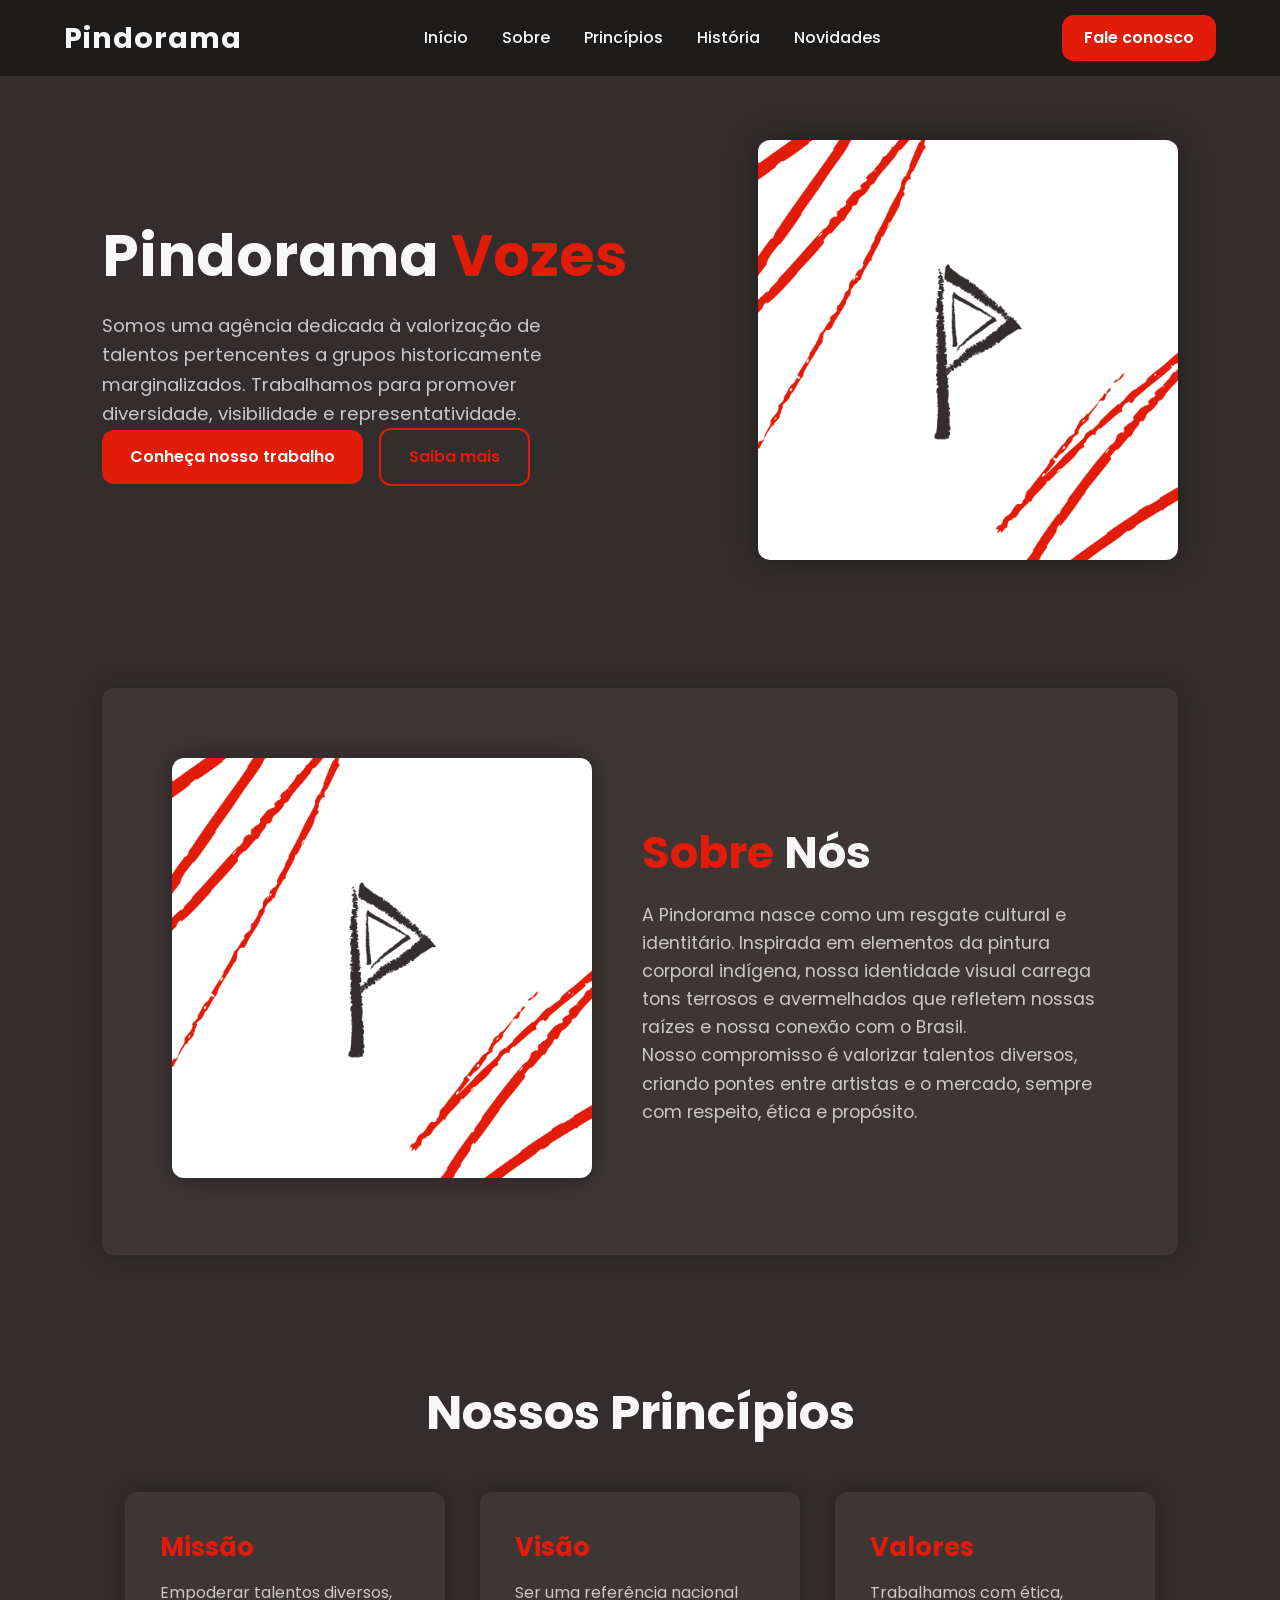
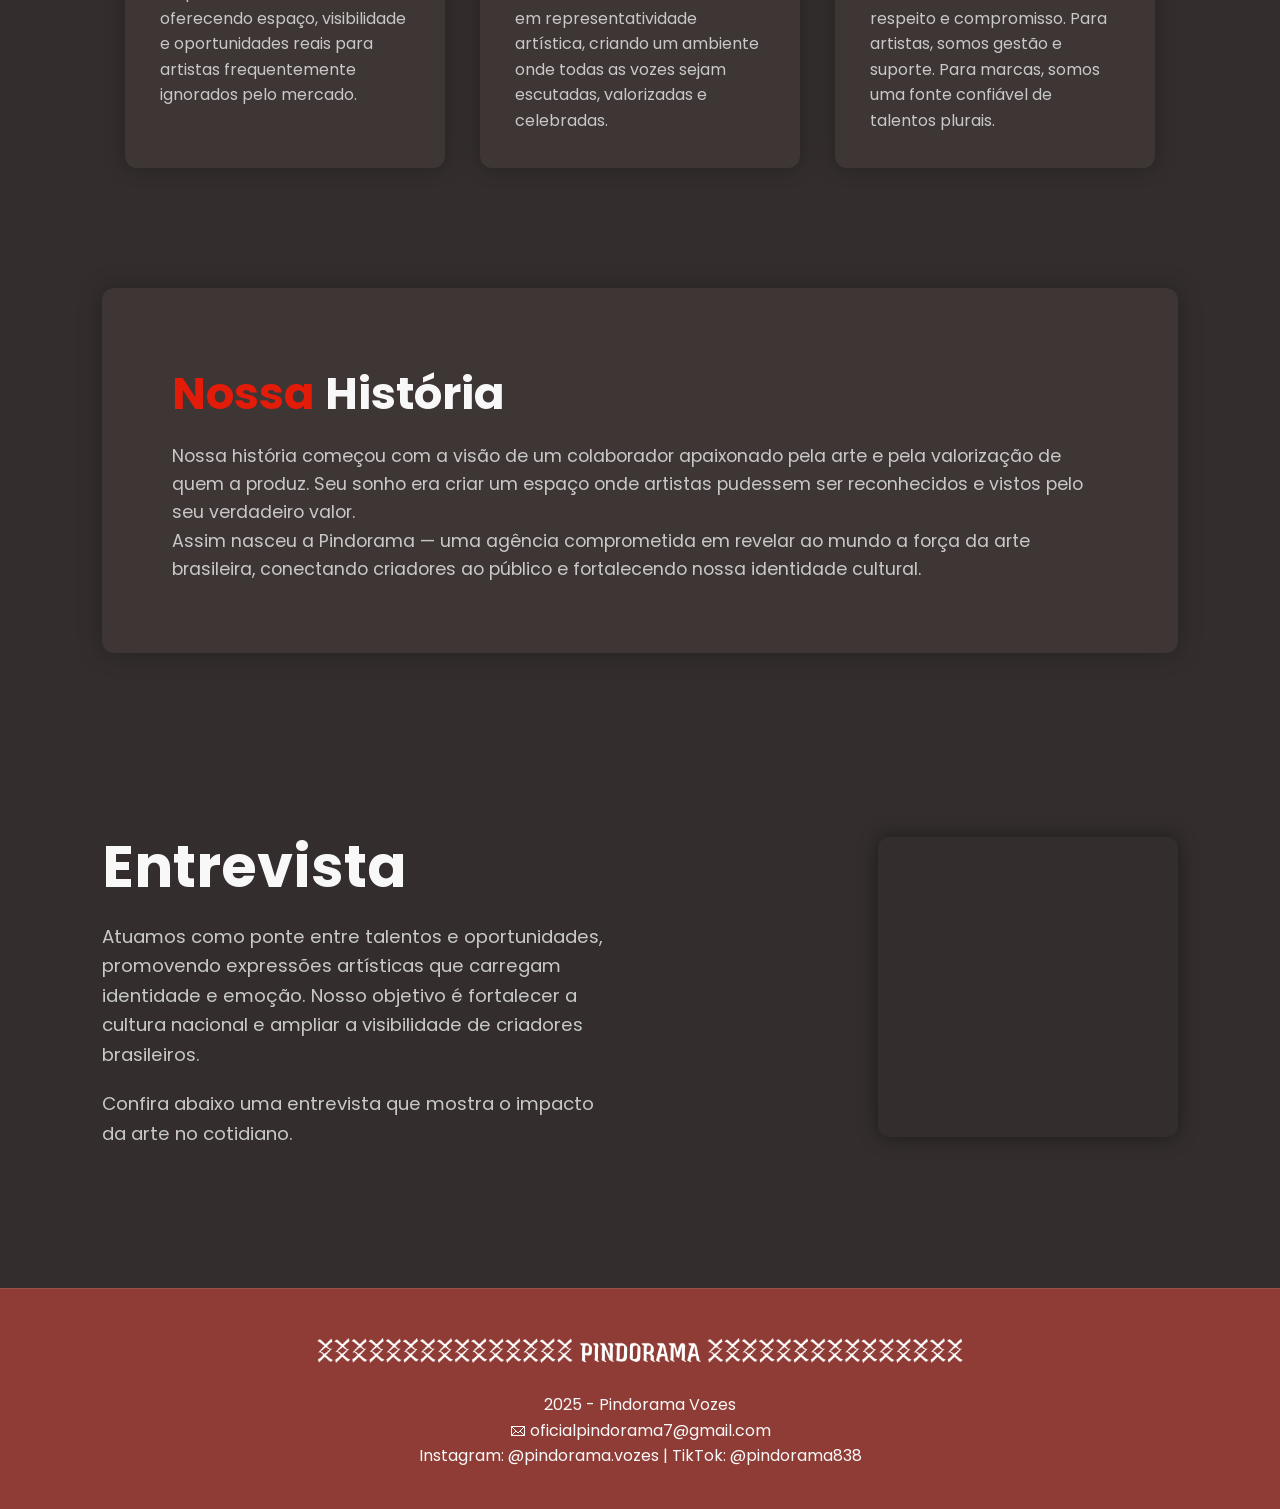
<file: index.html>
<!DOCTYPE html>
<html lang="pt-BR">
<head>
  <meta charset="UTF-8">
  <meta name="viewport" content="width=device-width, initial-scale=1.0">
  <title>Pindorama Vozes</title>
  <link rel="stylesheet" href="css/estilo.css">
  <link rel="preconnect" href="https://fonts.googleapis.com">
  <link rel="preconnect" href="https://fonts.gstatic.com" crossorigin>
  <link href="https://fonts.googleapis.com/css2?family=Poppins:wght@400;600;700&display=swap" rel="stylesheet">
</head>
<body>

  <header class="topo">
    <div class="logo">Pindorama</div>
    <nav>
      <a href="#">Início</a>
      <a href="#sobre">Sobre</a>
      <a href="#principios">Princípios</a>
      <a href="#historia">História</a>
      <a href="Novidades.html">Novidades</a>
    </nav>
    <a href="#contato" class="botao-topo">Fale conosco</a>
  </header>

  <!-- ===== SEÇÃO PRINCIPAL ===== -->
  <section class="hero">
    <div class="texto">
      <h1>Pindorama <span>Vozes</span></h1>
      <p>
        Somos uma agência dedicada à valorização de talentos pertencentes a grupos historicamente marginalizados.
        Trabalhamos para promover diversidade, visibilidade e representatividade.
      </p>
      <div class="botoes">
        <a href="https://www.instagram.com/pindorama.vozes/" class="botao-vermelho">Conheça nosso trabalho</a>
        <a href="#sobre" class="botao-contorno">Saiba mais</a>
      </div>
    </div>
    <div class="imagem">
      <img src="img/logo pindorama.png" alt="Pindorama">
    </div>
  </section>

  <!-- ===== SOBRE NÓS ===== -->
  <section id="sobre" class="sobre">
    <div class="imagem">
      <img src="img/logo pindorama.png" alt="Pindorama">
    </div>
    <div class="texto">
      <h2><span>Sobre</span> Nós</h2>
      <p>
        A Pindorama nasce como um resgate cultural e identitário. Inspirada em elementos da pintura corporal indígena,
        nossa identidade visual carrega tons terrosos e avermelhados que refletem nossas raízes e nossa conexão com o Brasil.
      </p>
      <p>
        Nosso compromisso é valorizar talentos diversos, criando pontes entre artistas e o mercado, sempre com respeito,
        ética e propósito.
      </p>
    </div>
  </section>

  <!-- ===== PRINCÍPIOS ===== -->
  <section id="principios" class="valores">
    <h2>Nossos <span>Princípios</span></h2>
    <div class="cards">
      <div class="card">
        <h3>Missão</h3>
        <p>Empoderar talentos diversos, oferecendo espaço, visibilidade e oportunidades reais para artistas frequentemente
          ignorados pelo mercado.</p>
      </div>

      <div class="card">
        <h3>Visão</h3>
        <p>Ser uma referência nacional em representatividade artística, criando um ambiente onde todas as vozes sejam
          escutadas, valorizadas e celebradas.</p>
      </div>

      <div class="card">
        <h3>Valores</h3>
        <p>Trabalhamos com ética, respeito e compromisso. Para artistas, somos gestão e suporte. Para marcas, somos uma
          fonte confiável de talentos plurais.</p>
      </div>
    </div>
  </section>

  <!-- ===== HISTÓRIA ===== -->
  <section id="historia" class="sobre">
    <div class="texto">
      <h2 class="hst"><span>Nossa</span> História</h2>
      <p>
        Nossa história começou com a visão de um colaborador apaixonado pela arte e pela valorização de quem a produz.
        Seu sonho era criar um espaço onde artistas pudessem ser reconhecidos e vistos pelo seu verdadeiro valor.
      </p>
      <p>
        Assim nasceu a Pindorama — uma agência comprometida em revelar ao mundo a força da arte brasileira,
        conectando criadores ao público e fortalecendo nossa identidade cultural.
      </p>
    </div>
  </section>

  <!-- ===== ENTREVISTA ===== -->
  <section id="entrevista" class="hero">
    <div class="texto">
      <h1>Entrevista</h1>
      <p>
        Atuamos como ponte entre talentos e oportunidades, promovendo expressões artísticas que carregam identidade e
        emoção. Nosso objetivo é fortalecer a cultura nacional e ampliar a visibilidade de criadores brasileiros.
      </p>
      <p>
        Confira abaixo uma entrevista que mostra o impacto da arte no cotidiano.
      </p>
    </div>
    <div class="imagem">
      <iframe width="560" height="315" src="https://www.youtube-nocookie.com/embed/ZD9zFu8GU1I" title="YouTube video player" frameborder="0" allowfullscreen></iframe>
    </div>
  </section>

  <!-- ===== RODAPÉ ===== -->
  <footer>
    <img id="contato" class="footerPindorama" src="img/Frame 2.png" alt="Logo Pindorama">
    <p>2025 - Pindorama Vozes</p>
    <p>🖂 oficialpindorama7@gmail.com</p>
    <p>Instagram: @pindorama.vozes | TikTok: @pindorama838</p>
  </footer>

</body>
</html>
</file>
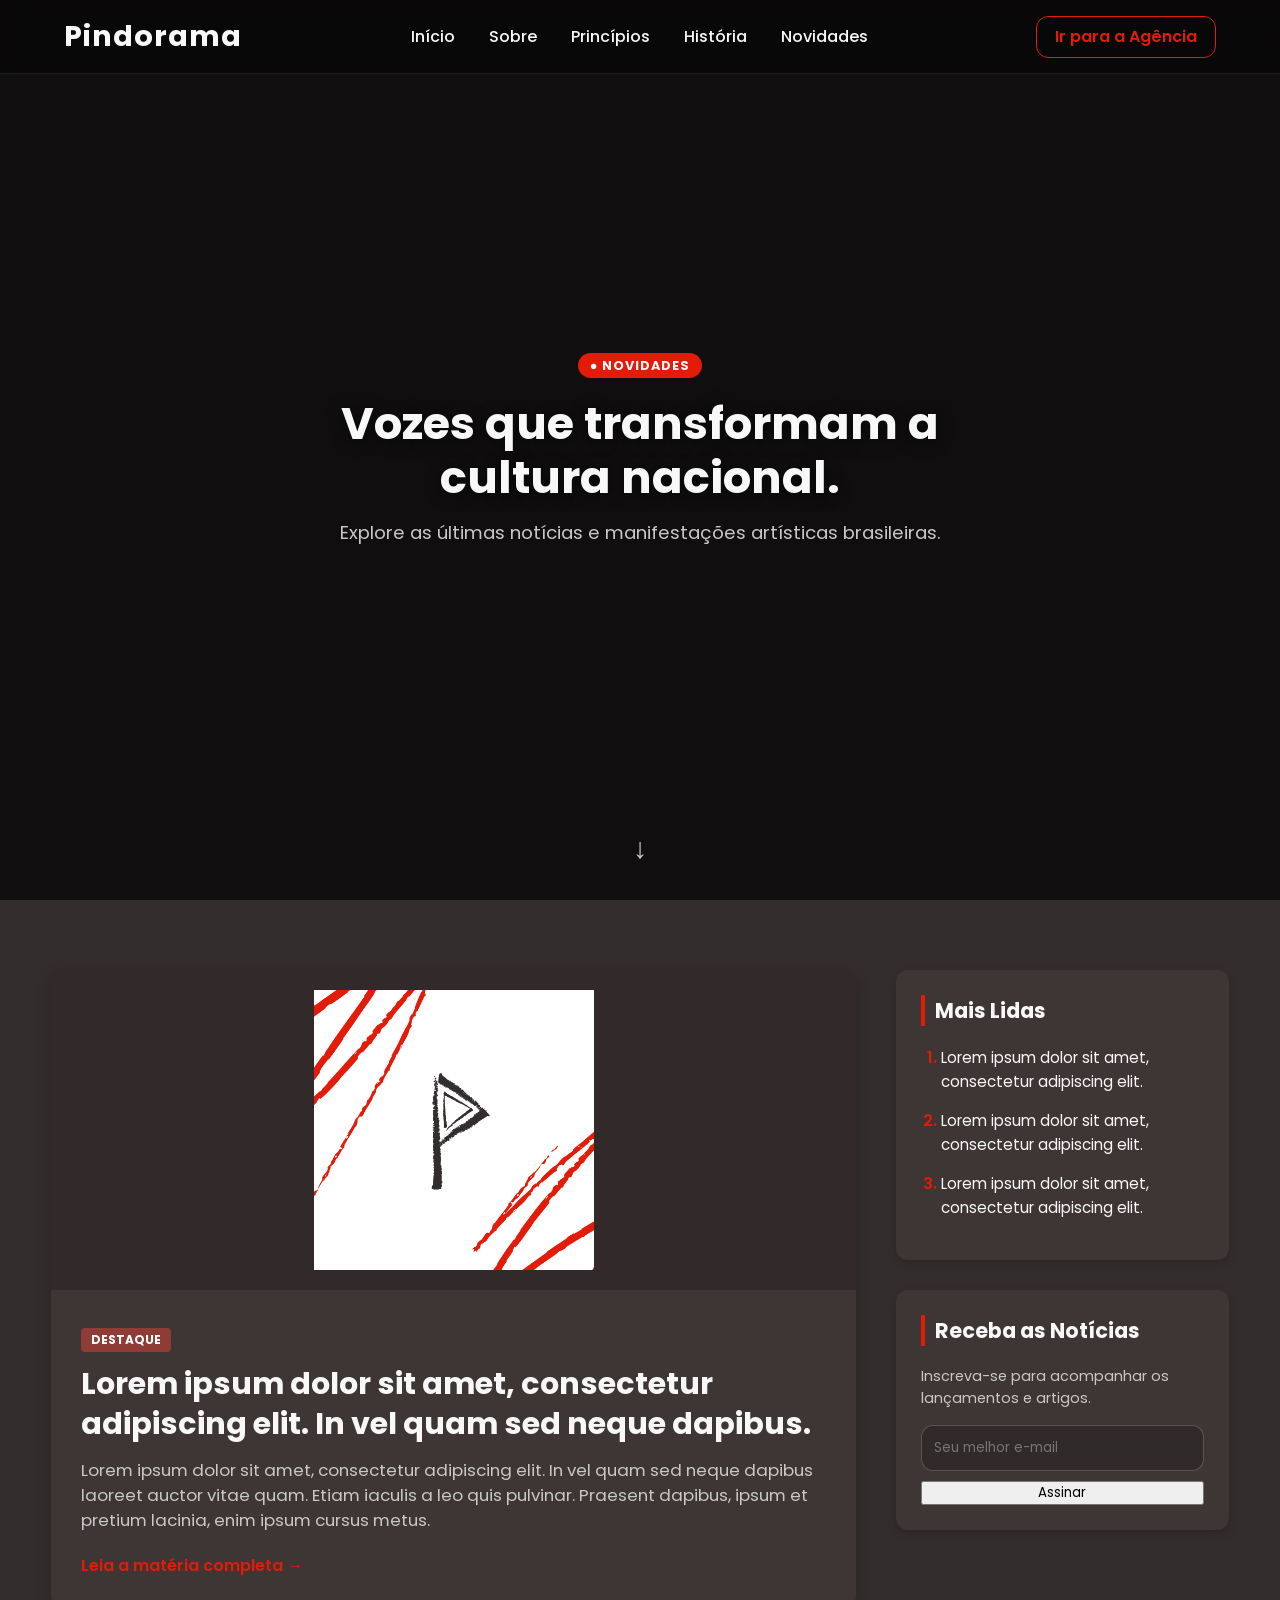
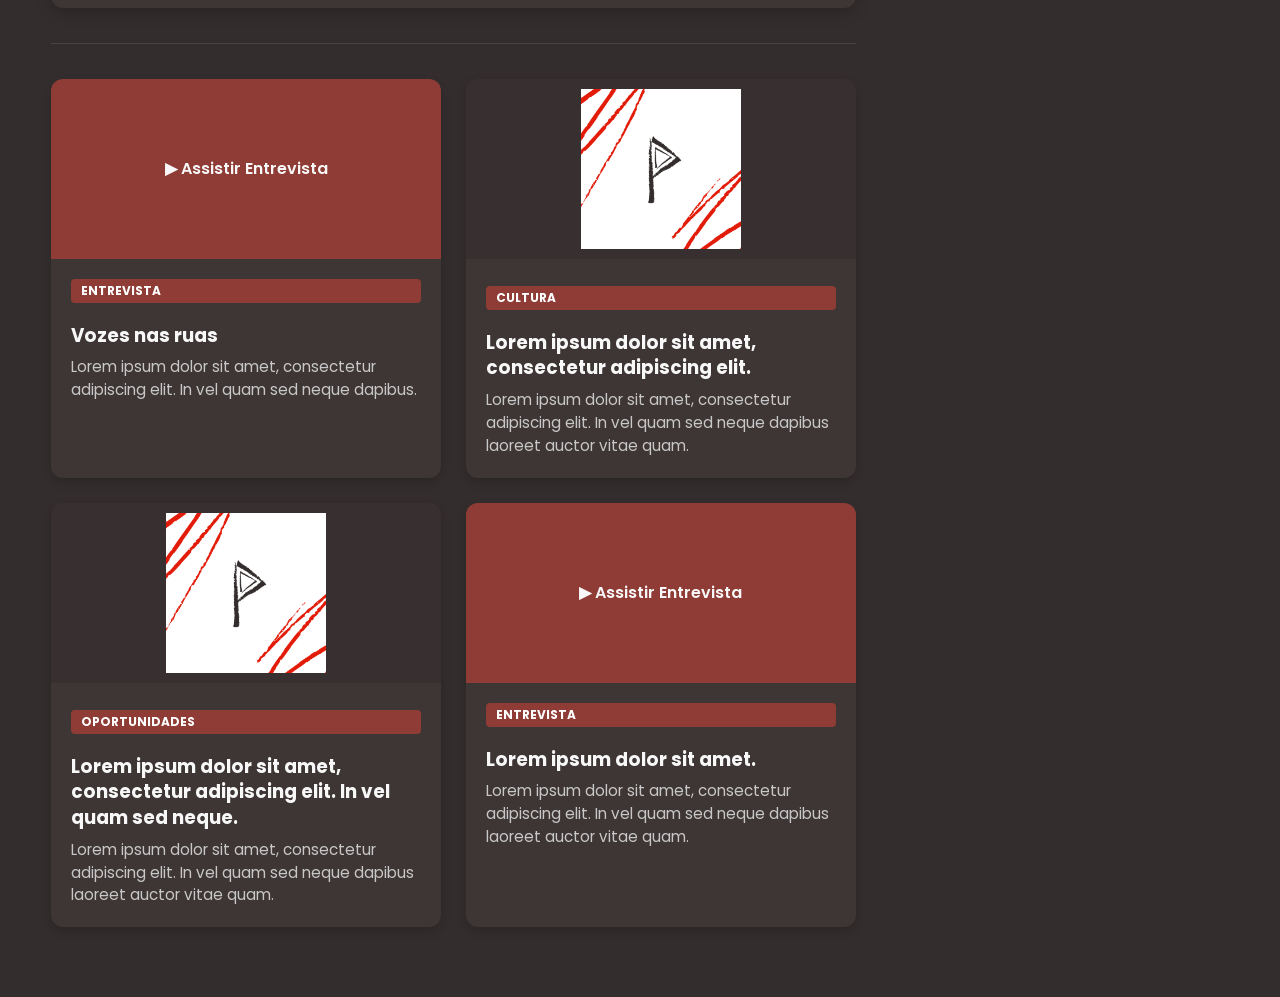
<file: Novidades.html>
<!DOCTYPE html>
<html lang="pt-BR">
<head>
  <meta charset="UTF-8">
  <meta name="viewport" content="width=device-width, initial-scale=1.0">
  <title>Novidades Pindorama</title>
  <link rel="stylesheet" href="css/portal.css">
  <link rel="preconnect" href="https://fonts.googleapis.com">
  <link rel="preconnect" href="https://fonts.gstatic.com" crossorigin>
  <link href="https://fonts.googleapis.com/css2?family=Poppins:wght@400;600;700&display=swap" rel="stylesheet">
</head>
<body>

  <header class="topo">
    <div class="logo">Pindorama</div>
    <nav>
      <a href="index.html#">Início</a>
      <a href="index.html#sobre">Sobre</a>
      <a href="index.html#principios">Princípios</a>
      <a href="index.html#historia">História</a>
      <a href="Novidades.html">Novidades</a>
    </nav>
    <a href="index.html" class="botao-topo">Ir para a Agência</a>
  </header>

  <section class="video-hero">
    <div class="video-overlay"></div>
    
    <video autoplay muted loop playsinline class="video-background">
      <source src="./img/intro [BE28505].mp4" type="video/mp4">
      Seu navegador não suporta vídeos.
    </video>

    <div class="video-texto">
      <span class="tag-ao-vivo">● Novidades</span>
      <h1>Vozes que transformam a cultura nacional.</h1>
      <p>Explore as últimas notícias e manifestações artísticas brasileiras.</p>
    </div>

    <div class="seta-rolagem">&#x2193;</div>
  </section>

  <main class="container-portal">
    
    <div class="conteudo-principal">
      
      <article class="manchete-principal">
        <div class="imagem-manchete">
          <img src="img/logo pindorama.png" alt="Destaque Pindorama">
        </div>
        <div class="info-manchete">
          <span class="categoria">Destaque</span>
          <h2>Lorem ipsum dolor sit amet, consectetur adipiscing elit. In vel quam sed neque dapibus.</h2>
          <p>Lorem ipsum dolor sit amet, consectetur adipiscing elit. In vel quam sed neque dapibus laoreet auctor vitae quam. Etiam iaculis a leo quis pulvinar. Praesent dapibus, ipsum et pretium lacinia, enim ipsum cursus metus.</p>
          <a href="#" class="ler-mais">Leia a matéria completa &rarr;</a>
        </div>
      </article>

      <hr class="divisor">

      <section class="grid-noticias">
        
        <article class="card-noticia">
          <div class="thumb">
            <div class="video-placeholder">▶ Assistir Entrevista</div>
          </div>
          <div class="info-card">
            <span class="categoria">Entrevista</span>
            <h3>Vozes nas ruas</h3>
            <p>Lorem ipsum dolor sit amet, consectetur adipiscing elit. In vel quam sed neque dapibus.</p>
          </div>
        </article>

        <article class="card-noticia">
          <div class="thumb">
            <img src="img/logo pindorama.png" alt="Notícia 2">
          </div>
          <div class="info-card">
            <span class="categoria">Cultura</span>
            <h3>Lorem ipsum dolor sit amet, consectetur adipiscing elit.</h3>
            <p>Lorem ipsum dolor sit amet, consectetur adipiscing elit. In vel quam sed neque dapibus laoreet auctor vitae quam.</p>
          </div>
        </article>

        <article class="card-noticia">
          <div class="thumb">
            <img src="img/logo pindorama.png" alt="Notícia 3">
          </div>
          <div class="info-card">
            <span class="categoria">Oportunidades</span>
            <h3>Lorem ipsum dolor sit amet, consectetur adipiscing elit. In vel quam sed neque.</h3>
            <p>Lorem ipsum dolor sit amet, consectetur adipiscing elit. In vel quam sed neque dapibus laoreet auctor vitae quam.</p>
          </div>
        </article>

	<article class="card-noticia">
          <div class="thumb">
            <div class="video-placeholder">▶ Assistir Entrevista</div>
          </div>
          <div class="info-card">
            <span class="categoria">Entrevista</span>
            <h3>Lorem ipsum dolor sit amet.</h3>
            <p>Lorem ipsum dolor sit amet, consectetur adipiscing elit. In vel quam sed neque dapibus laoreet auctor vitae quam.</p>
          </div>

        </article>
      </section>
    </div>

    <aside class="barra-lateral">
      
      <div class="widget">
        <h3>Mais Lidas</h3>
        <ol class="lista-mais-lidas">
          <li><a href="#">Lorem ipsum dolor sit amet, consectetur adipiscing elit.</a></li>
          <li><a href="#">Lorem ipsum dolor sit amet, consectetur adipiscing elit.</a></li>
          <li><a href="#">Lorem ipsum dolor sit amet, consectetur adipiscing elit.</a></li>
        </ol>
      </div>

      <div class="widget newsletter">
        <h3>Receba as Notícias</h3>
        <p>Inscreva-se para acompanhar os lançamentos e artigos.</p>
        <form class="form-news" onsubmit="event.preventDefault();">
          <input type="email" placeholder="Seu melhor e-mail" required>
          <button type="submit">Assinar</button>
        </form>
      </div>

    </aside>

  </main>

</body>
</html>
</file>
<file: css/estilo.css>
* {
  margin: 0;
  padding: 0;
  box-sizing: border-box;
  font-family: 'Poppins', sans-serif;
}

:root {
  --vermelho: #e31b09;
  --vinho: #8e3c35;
  --fundo: #332d2d;
  --fundo-claro: #3e3535;
  --texto-claro: #f8f8f8;
  --cinza: #c8c8c8;
  --radius: 12px;
  --trans: 0.3s ease;
}

body {
  background-color: var(--fundo);
  color: var(--texto-claro);
  scroll-behavior: smooth;
  line-height: 1.6;
}

/* ===== CABEÇALHO ===== */
.topo {
  display: flex;
  justify-content: space-between;
  align-items: center;
  padding: 15px 5%;
  background-color: rgba(0, 0, 0, 0.4);
  backdrop-filter: blur(10px);
  position: fixed;
  top: 0;
  width: 100%;
  z-index: 1000;
  border-bottom: 1px solid rgba(255, 255, 255, 0.08);
}

.logo {
  font-size: 1.8rem;
  font-weight: 700;
  letter-spacing: 1px;
}

nav a {
  margin: 0 15px;
  color: var(--texto-claro);
  text-decoration: none;
  font-weight: 500;
  position: relative;
  transition: var(--trans);
}

nav a:hover {
  color: var(--vermelho);
}

nav a::after {
  content: '';
  position: absolute;
  width: 0;
  height: 2px;
  background: var(--vermelho);
  left: 0;
  bottom: -4px;
  transition: var(--trans);
}

nav a:hover::after {
  width: 100%;
}

.botao-topo {
  background: var(--vermelho);
  padding: 10px 22px;
  border-radius: var(--radius);
  color: white;
  text-decoration: none;
  font-weight: 600;
  transition: var(--trans);
}

.botao-topo:hover {
  background: #c41607;
}

/* ===== HERO ===== */
.hero {
  display: flex;
  align-items: center;
  justify-content: space-between;
  padding: 140px 8% 80px;
  gap: 50px;
}

.hero h1 {
  font-size: 3.6rem;
  font-weight: 700;
  line-height: 1.2;
}

.hero h1 span {
  color: var(--vermelho);
}

.hero p {
  margin-top: 20px;
  max-width: 520px;
  color: var(--cinza);
  font-size: 1.15rem;
}

.botoes a {
  padding: 14px 28px;
  border-radius: var(--radius);
  text-decoration: none;
  font-weight: 600;
  transition: var(--trans);
  display: inline-block;
  margin-right: 12px;
}

.botao-vermelho {
  background: var(--vermelho);
  color: #fff;
}

.botao-vermelho:hover {
  background: #c41607;
  transform: translateY(-3px);
}

.botao-contorno {
  border: 2px solid var(--vermelho);
  color: var(--vermelho);
}

.botao-contorno:hover {
  background: var(--vermelho);
  color: #fff;
  transform: translateY(-3px);
}

.imagem img {
  max-width: 420px;
  border-radius: var(--radius);
  box-shadow: 0 0 30px rgba(0,0,0,0.35);
  transition: var(--trans);
}

.imagem img:hover {
  transform: scale(1.05);
}

/* ===== SEÇÕES PADRÃO ===== */
section {
  padding: 80px 8%;
}

/* ===== SOBRE ===== */
.sobre {
  display: flex;
  align-items: center;
  justify-content: space-between;
  gap: 50px;
  background: var(--fundo-claro);
  border-radius: var(--radius);
  margin: 40px 8%;
  padding: 70px;
  box-shadow: 0 0 25px rgba(0,0,0,0.25);
}

.sobre h2 {
  font-size: 2.8rem;
  margin-bottom: 12px;
}

.sobre h2 span {
  color: var(--vermelho);
}

.sobre p {
  color: var(--cinza);
  font-size: 1.1rem;
}

/* ===== CARDS – PRINCÍPIOS ===== */
.valores h2 {
  text-align: center;
  font-size: 3rem;
  margin-bottom: 40px;
}

.cards {
  display: flex;
  flex-wrap: wrap;
  justify-content: center;
  gap: 35px;
}

.card {
  width: 320px;
  padding: 35px;
  background: var(--fundo-claro);
  border-radius: var(--radius);
  box-shadow: 0 0 20px rgba(0,0,0,0.25);
  transition: var(--trans);
}

.card:hover {
  transform: translateY(-8px);
  box-shadow: 0 0 25px rgba(227,27,9,0.4);
}

.card h3 {
  color: var(--vermelho);
  font-size: 1.6rem;
  margin-bottom: 12px;
}

.card p {
  color: var(--cinza);
  font-size: 1rem;
}

/* ===== ENTREVISTA ===== */
iframe {
  border-radius: var(--radius);
  box-shadow: 0 0 20px rgba(0,0,0,0.4);
  width: 100%;
  max-width: 520px;
  height: 300px;
}

/* ===== RODAPÉ ===== */
footer {
  text-align: center;
  padding: 40px 20px;
  background: var(--vinho);
  margin-top: 60px;
  color: var(--texto-claro);
  border-top: 1px solid rgba(255,255,255,0.1);
}

.footerPindorama {
  width: 60%;
  margin-bottom: 12px;
}

/* ===== RESPONSIVIDADE ===== */
@media (max-width: 950px) {
  .hero,
  .sobre {
    flex-direction: column;
    text-align: center;
  }

  iframe {
    height: 220px;
  }

  nav {
    display: none;
  }
}
</file>
<file: css/portal.css>
* {
  margin: 0;
  padding: 0;
  box-sizing: border-box;
  font-family: 'Poppins', sans-serif;
}

:root {
  --vermelho: #e31b09;
  --vinho: #8e3c35;
  --fundo: #332d2d;
  --fundo-claro: #3e3535;
  --texto-claro: #f8f8f8;
  --cinza: #c8c8c8;
  --radius: 12px;
  --trans: 0.3s ease;
}

body {
  background-color: var(--fundo);
  color: var(--texto-claro);
  scroll-behavior: smooth;
  line-height: 1.5;
}

/* ===== CABEÇALHO ===== */
.topo {
  display: flex;
  justify-content: space-between;
  align-items: center;
  padding: 15px 5%;
  background-color: rgba(0, 0, 0, 0.4);
  backdrop-filter: blur(10px);
  position: fixed;
  top: 0;
  width: 100%;
  z-index: 1000;
  border-bottom: 1px solid rgba(255, 255, 255, 0.08);
}

.logo {
  font-size: 1.8rem;
  font-weight: 700;
  letter-spacing: 1px;

}

.logo span {
  color: var(--vermelho);
  font-weight: 400;
  font-size: 1.2rem;
  text-transform: uppercase;
  letter-spacing: 1px;
}

nav a {
  margin: 0 15px;
  color: var(--texto-claro);
  text-decoration: none;
  font-weight: 500;
  position: relative;
  transition: var(--trans);
}

nav a:hover {
  color: var(--vermelho);
}

nav a::after {
  content: '';
  position: absolute;
  width: 0;
  height: 2px;
  background: var(--vermelho);
  left: 0;
  bottom: -4px;
  transition: var(--trans);
}

.botao-topo {
  background: transparent;
  border: 1px solid var(--vermelho);
  padding: 8px 18px;
  border-radius: var(--radius);
  color: var(--vermelho);
  text-decoration: none;
  font-weight: 600;
  transition: var(--trans);
}

.botao-topo:hover {
  background: var(--vermelho);
  color: #fff;
}

/* ===== SEÇÃO DO VÍDEO (AGORA EM TELA CHEIA - 100VH) ===== */
.video-hero {
  position: relative;
  width: 100%;
  height: 100vh; /* Ocupa exatamente 100% da tela do usuário verticalmente */
  display: flex;
  align-items: center;
  justify-content: center;
  overflow: hidden;
}

.video-background {
  position: absolute;
  top: 50%;
  left: 50%;
  min-width: 100%;
  min-height: 100%;
  width: auto;
  height: auto;
  transform: translate(-50%, -50%);
  object-fit: cover;
  z-index: 1;
}

.video-overlay {
  position: absolute;
  top: 0;
  left: 0;
  width: 100%;
  height: 100%;
  background: rgba(0, 0, 0, 0.68); /* Baixa iluminação preservada */
  z-index: 2;
}

.video-texto {
  position: relative;
  z-index: 3;
  text-align: center;
  padding: 0 20px;
  max-width: 800px;
}

.tag-ao-vivo {
  font-size: 0.8rem;
  background: var(--vermelho);
  padding: 4px 12px;
  border-radius: 20px;
  font-weight: 700;
  letter-spacing: 1px;
  text-transform: uppercase;
}

.video-texto h1 {
  font-size: 2.8rem;
  margin-top: 20px;
  font-weight: 700;
  line-height: 1.2;
  text-shadow: 0 2px 15px rgba(0,0,0,0.6);
}

.video-texto p {
  font-size: 1.15rem;
  color: var(--cinza);
  margin-top: 15px;
}

/* Elemento visual que flutua na parte inferior indicando rolagem */
.seta-rolagem {
  position: absolute;
  bottom: 30px;
  left: 50%;
  transform: translateX(-50%);
  font-size: 1.8rem;
  color: var(--cinza);
  z-index: 3;
  animation: flutuar 2s infinite;
}

@keyframes flutuar {
  0%, 100% { bottom: 30px; opacity: 0.5; }
  50% { bottom: 40px; opacity: 1; }
}

/* ===== LAYOUT DO PORTAL ABAIXO DO VÍDEO TELA CHEIA ===== */
.container-portal {
  max-width: 1300px;
  margin: 70px auto; /* Afastamento harmônico após sair do modo tela cheia */
  padding: 0 4%;
  display: grid;
  grid-template-columns: 2.5fr 1fr;
  gap: 40px;
}

/* ===== COLUNA DA ESQUERDA: NOTÍCIAS ===== */
.conteudo-principal {
  display: flex;
  flex-direction: column;
}

.manchete-principal {
  background: var(--fundo-claro);
  border-radius: var(--radius);
  overflow: hidden;
  box-shadow: 0 4px 15px rgba(0,0,0,0.2);
  transition: var(--trans);
}

.manchete-principal:hover {
  transform: translateY(-3px);
}

.imagem-manchete img {
  width: 100%;
  height: 320px;
  object-fit: contain;
  background: rgba(0,0,0,0.2);
  padding: 20px;
}

.info-manchete {
  padding: 30px;
}

.categoria {
  background: var(--vinho);
  color: #fff;
  padding: 3px 10px;
  font-size: 0.75rem;
  font-weight: 700;
  text-transform: uppercase;
  border-radius: 4px;
  display: inline-block;
  margin-bottom: 12px;
}

.info-manchete h2 {
  font-size: 1.9rem;
  line-height: 1.3;
  margin-bottom: 15px;
}

.info-manchete p {
  color: var(--cinza);
  margin-bottom: 20px;
  font-size: 1.05rem;
}

.ler-mais {
  color: var(--vermelho);
  text-decoration: none;
  font-weight: 600;
  transition: var(--trans);
}

.ler-mais:hover {
  text-decoration: underline;
}

.divisor {
  border: 0;
  height: 1px;
  background: rgba(255,255,255,0.1);
  margin: 35px 0;
}

/* GRID DE NOTÍCIAS */
.grid-noticias {
  display: grid;
  grid-template-columns: repeat(auto-fit, minmax(280px, 1fr));
  gap: 25px;
}

.card-noticia {
  background: var(--fundo-claro);
  border-radius: var(--radius);
  overflow: hidden;
  box-shadow: 0 4px 10px rgba(0,0,0,0.15);
  display: flex;
  flex-direction: column;
}

.thumb img, .video-placeholder {
  width: 100%;
  height: 180px;
  object-fit: contain;
  background: rgba(0,0,0,0.1);
  padding: 10px;
}

.video-placeholder {
  background: var(--vinho);
  display: flex;
  align-items: center;
  justify-content: center;
  font-weight: 600;
  cursor: pointer;
}

.info-card {
  padding: 20px;
  display: flex;
  flex-direction: column;
  flex-grow: 1;
}

.info-card h3 {
  font-size: 1.15rem;
  margin: 8px 0;
  line-height: 1.4;
}

.info-card p {
  color: var(--cinza);
  font-size: 0.95rem;
}

/* ===== BARRA LATERAL (SIDEBAR) ===== */
.barra-lateral {
  display: flex;
  flex-direction: column;
  gap: 30px;
}

.widget {
  background: var(--fundo-claro);
  padding: 25px;
  border-radius: var(--radius);
  box-shadow: 0 4px 10px rgba(0,0,0,0.15);
}

.widget h3 {
  font-size: 1.3rem;
  border-left: 4px solid var(--vermelho);
  padding-left: 10px;
  margin-bottom: 20px;
}

.lista-mais-lidas {
  padding-left: 20px;
}

.lista-mais-lidas li {
  margin-bottom: 15px;
  color: var(--vermelho);
  font-weight: 600;
}

.lista-mais-lidas a {
  color: var(--texto-claro);
  text-decoration: none;
  font-weight: 400;
  font-size: 0.95rem;
  transition: var(--trans);
}

.lista-mais-lidas a:hover {
  color: var(--vermelho);
}

.newsletter p {
  font-size: 0.9rem;
  color: var(--cinza);
  margin-bottom: 15px;
}

.form-news {
  display: flex;
  flex-direction: column;
  gap: 10px;
}

.form-news input {
  padding: 12px;
  border-radius: var(--radius);
  border: 1px solid rgba(255,255,255,0.2);
  background: rgba(0,0,0,0.2);
</file>
